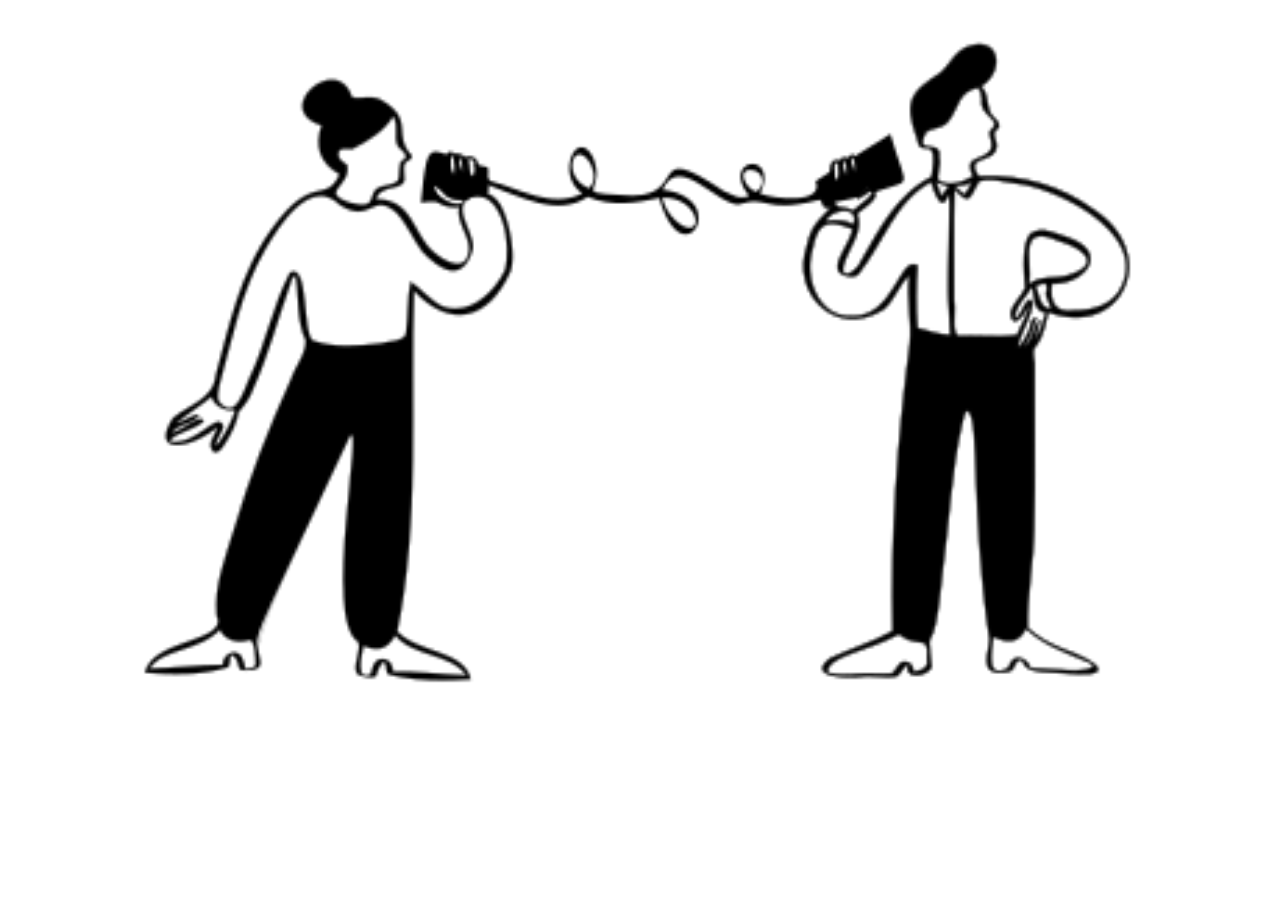
<file: gallery/comm.html>
<!DOCTYPE html>
<html>
<head>
    <meta charset="UTF-8">
    <link rel="stylesheet" href="../style/styleGallery.css">
</head>
<body>
    <div class="gallery-item">
        <img src="../images/journal-people-communicating-through-tin-can-phone.png">
    </div>
</body>
</html>
</file>
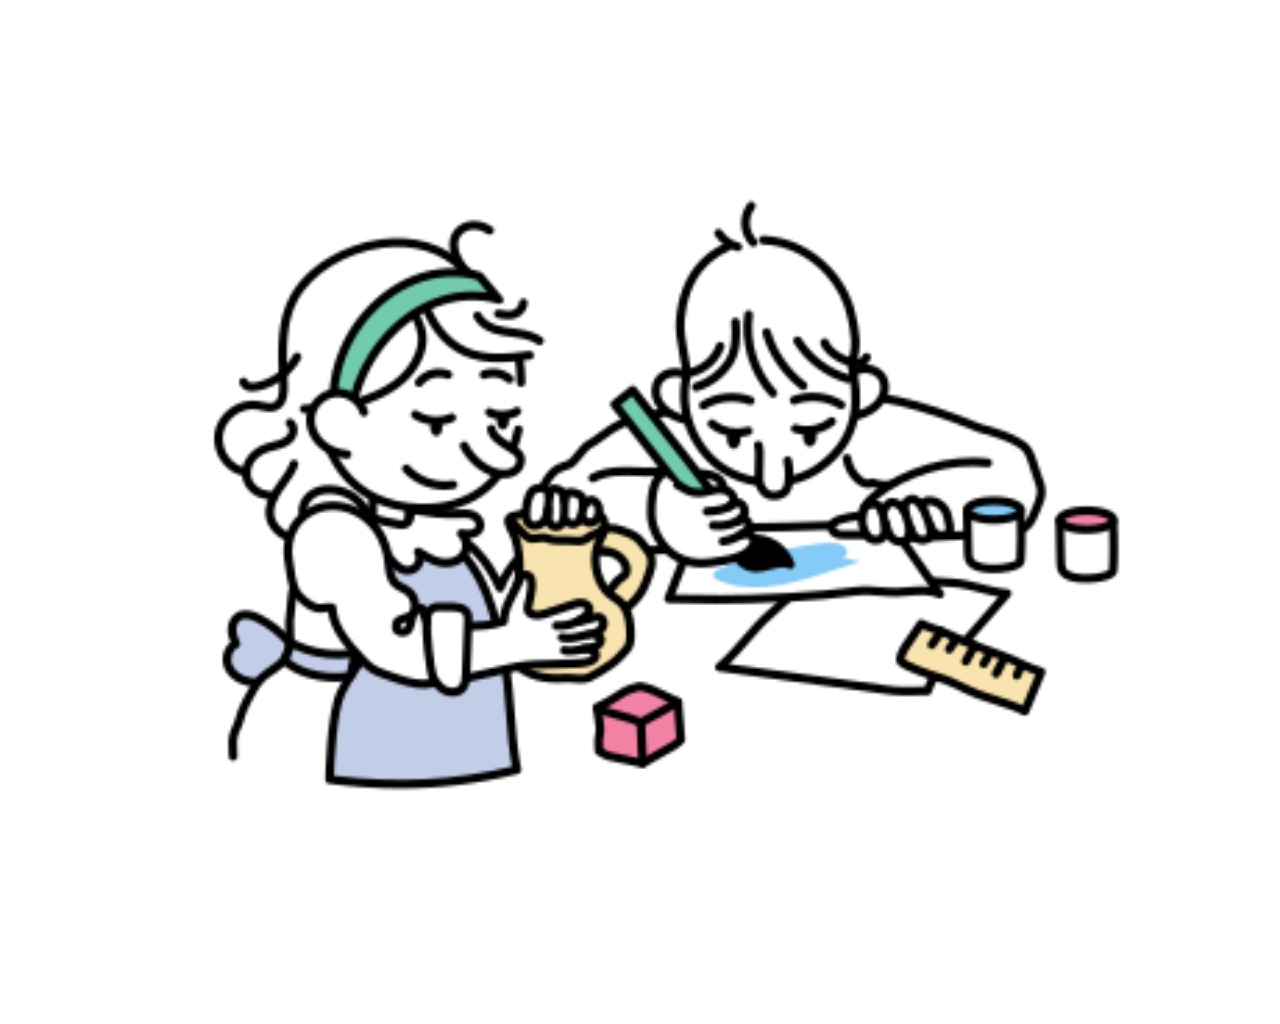
<file: gallery/drawing.html>
<!DOCTYPE html>
<html>
<head>
    <meta charset="UTF-8">
    <link rel="stylesheet" href="../style/styleGallery.css">
</head>
<body>
    <div class="gallery-item">
        <img src="../images/notes-a-girl-and-a-boy-at-kindergarten.png">
    </div>
</body>
</html>
</file>
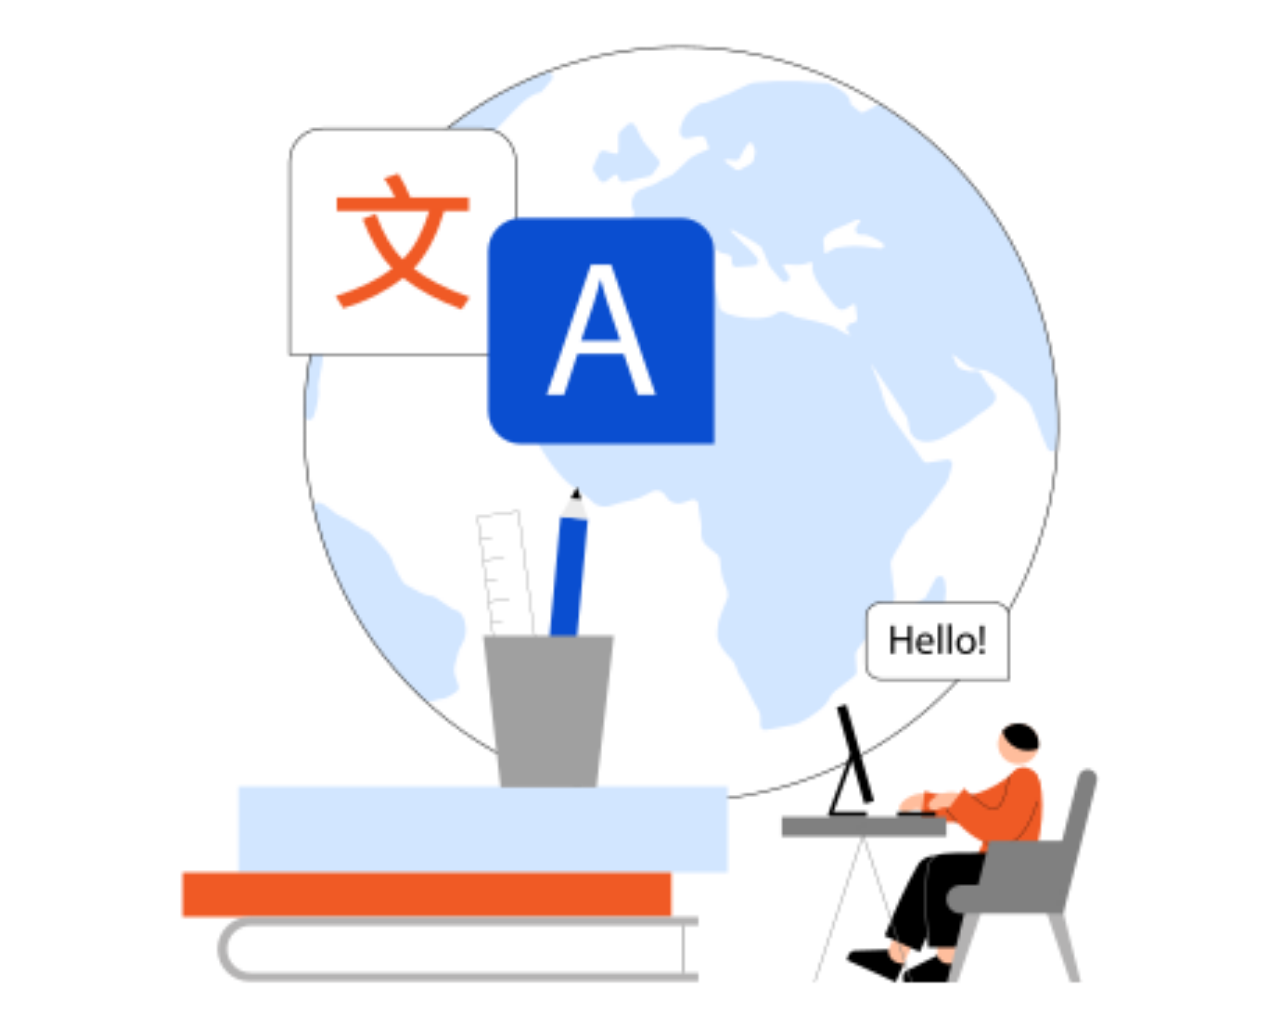
<file: gallery/english.html>
<!DOCTYPE html>
<html>
<head>
    <meta charset="UTF-8">
    <link rel="stylesheet" href="../style/styleGallery.css">
</head>
<body>
    <div class="gallery-item">
        <img src="../images/tiny-learning-languages-online-and-at-home-language-learning-course.png">
    </div>
</body>
</html>
</file>
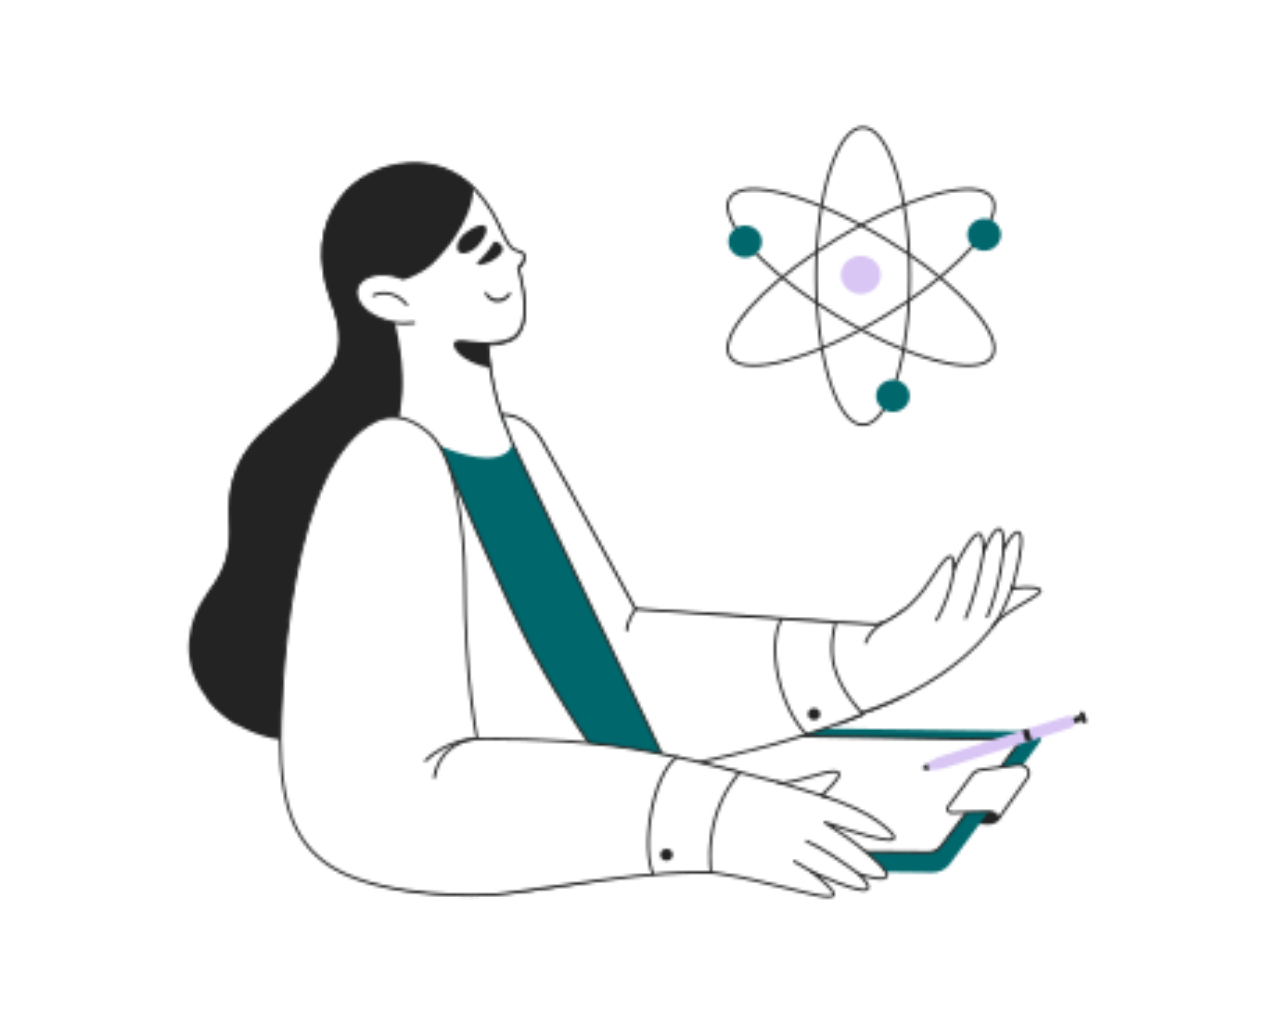
<file: gallery/lab.html>
<!DOCTYPE html>
<html>
<head>
    <meta charset="UTF-8">
    <link rel="stylesheet" href="../style/styleGallery.css">
</head>
<body>
    <div class="gallery-item">
        <img src="../images/sammy-line-woman-scientist-studying-atom.png">
    </div>
</body>
</html>
</file>
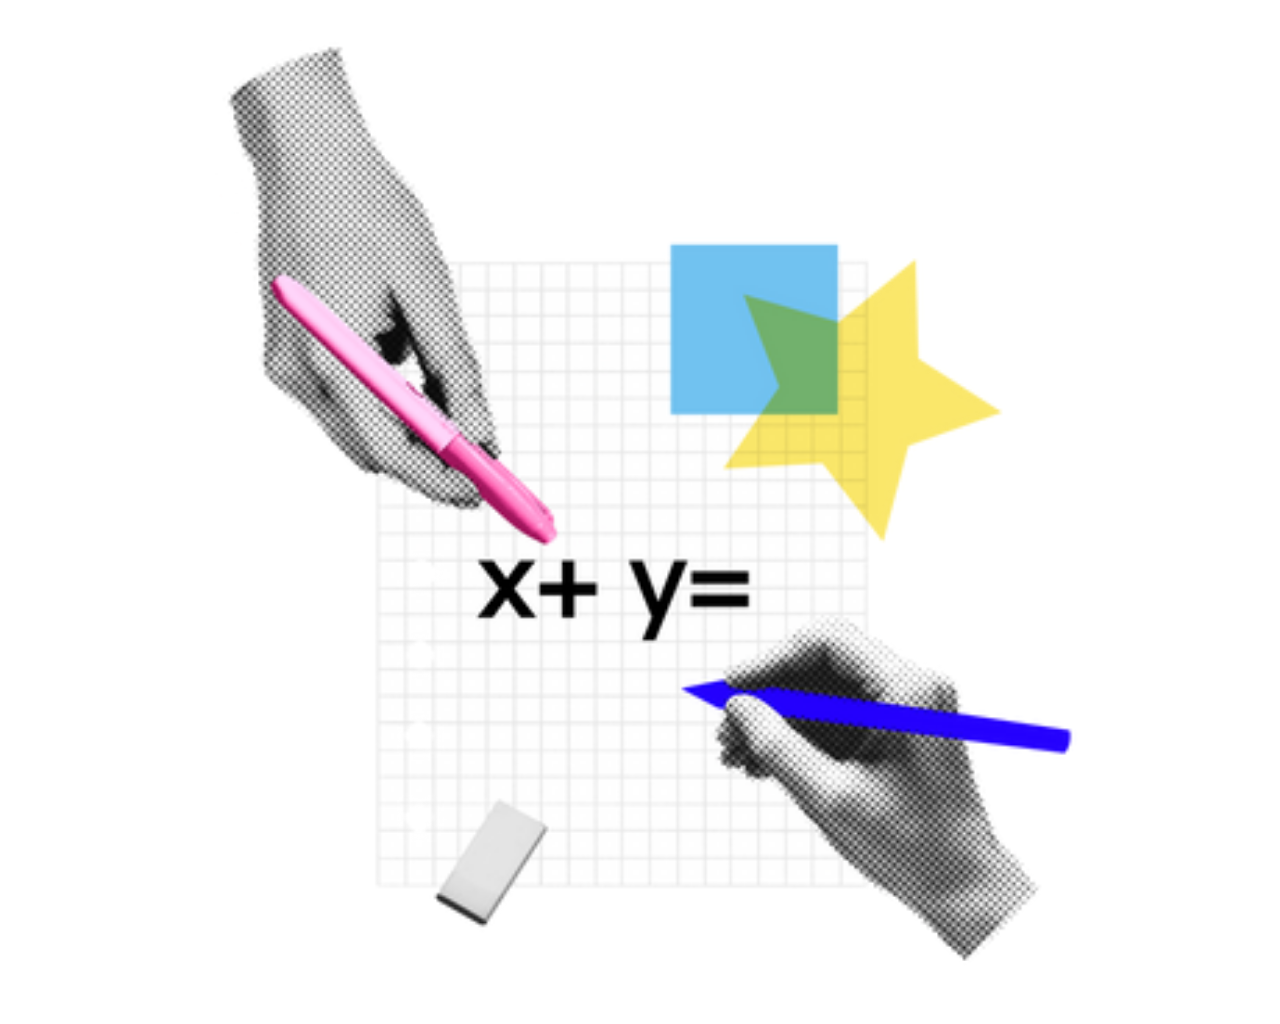
<file: gallery/math.html>
<!DOCTYPE html>
<html>
<head>
    <meta charset="UTF-8">
    <link rel="stylesheet" href="../style/styleGallery.css">
</head>
<body>
    <div class="gallery-item">
        <img src="../images/print-tutoring-solving-a-maths-problem.png">
    </div>
</body>
</html>
</file>
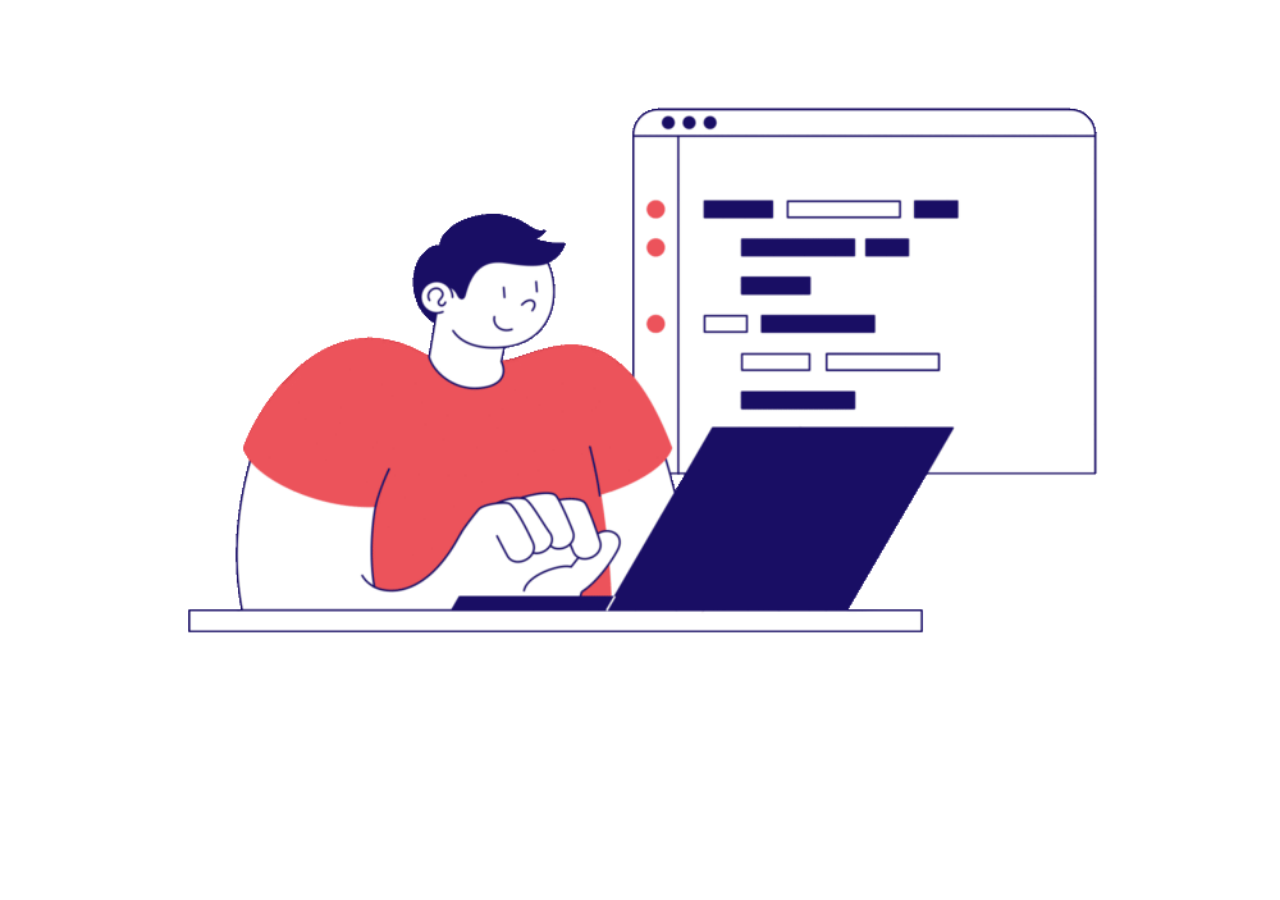
<file: gallery/programming.html>
<!DOCTYPE html>
<html>
<head>
    <meta charset="UTF-8">
    <link rel="stylesheet" href="../style/styleGallery.css">
</head>
<body>
    <div class="gallery-item">
        <img src="../images/bendy-man-developer-writing-programming-code.gif">
    </div>
</body>
</html>
</file>
<file: style/styleGallery.css>
body {margin: 0;}
.gallery-item {display: flex; justify-content: center; align-items: center;}
.gallery-item img {width: 80%; height: 80%;}
</file>
